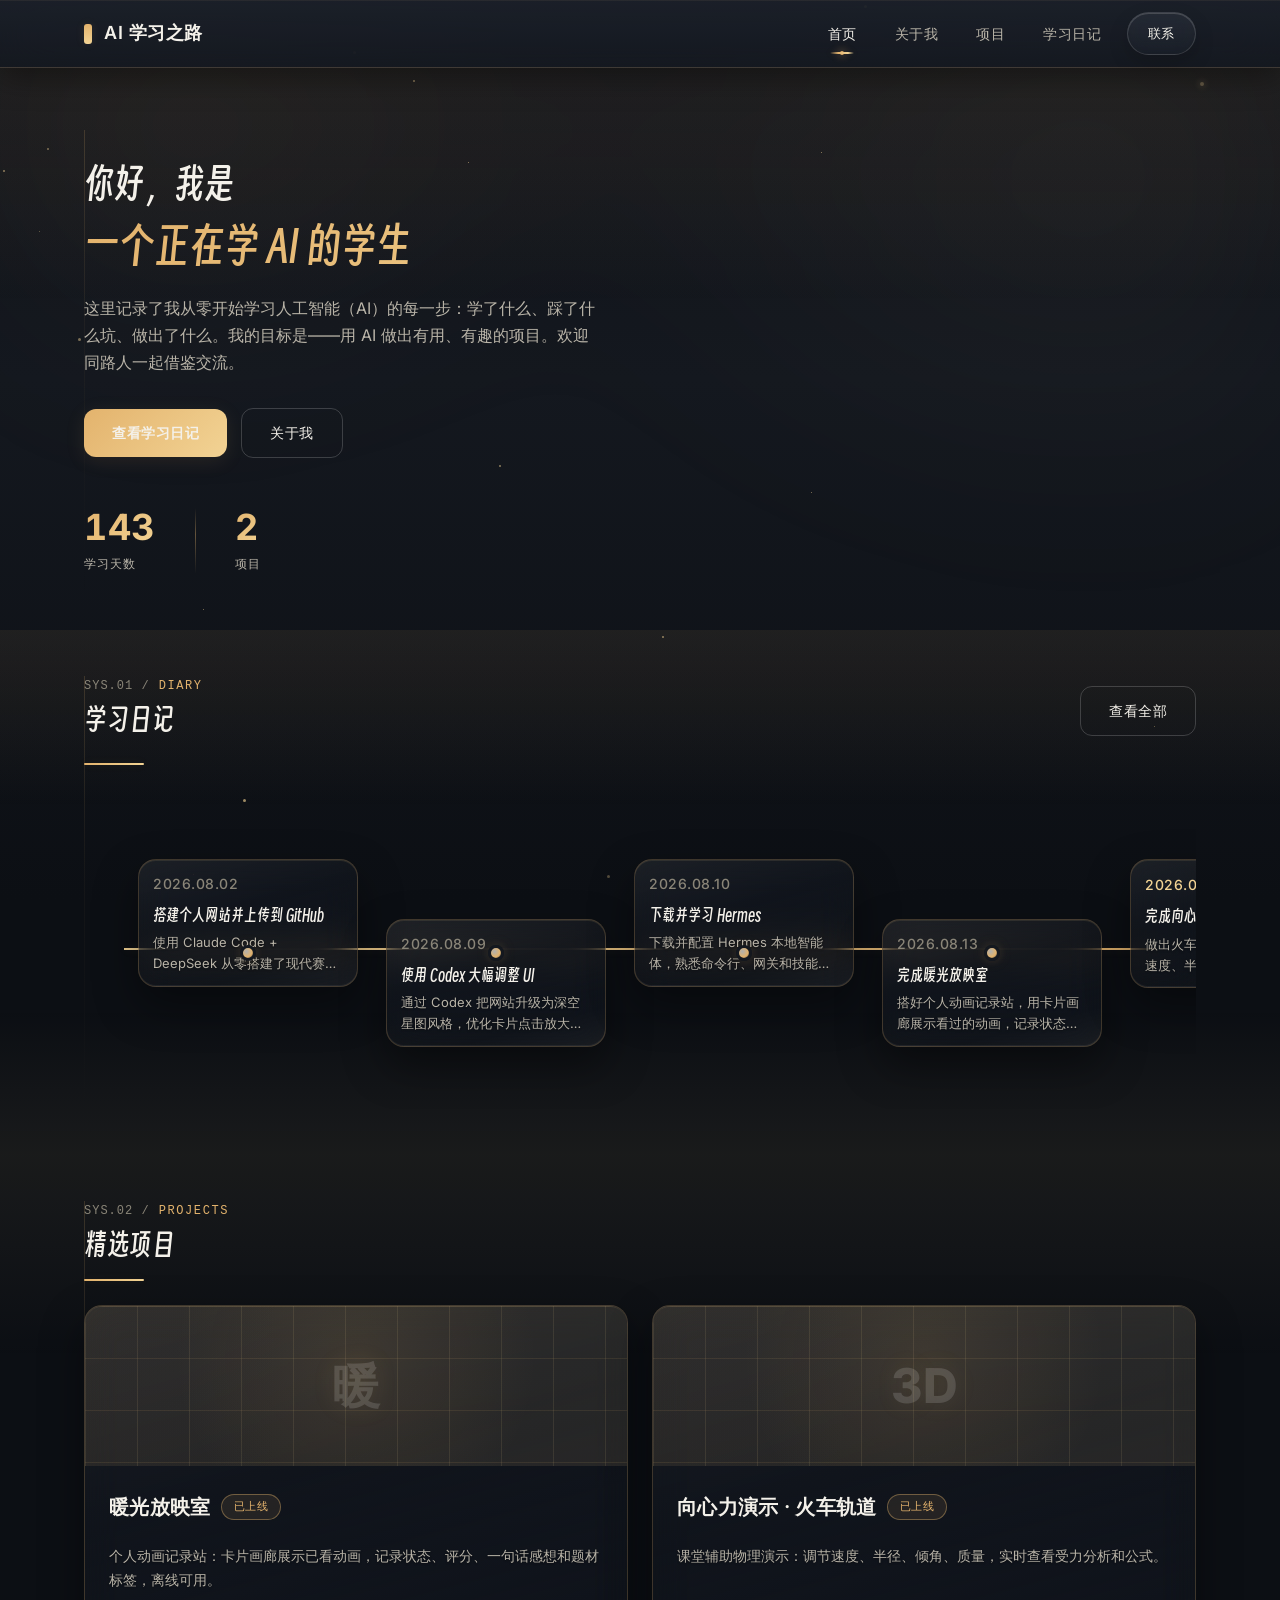
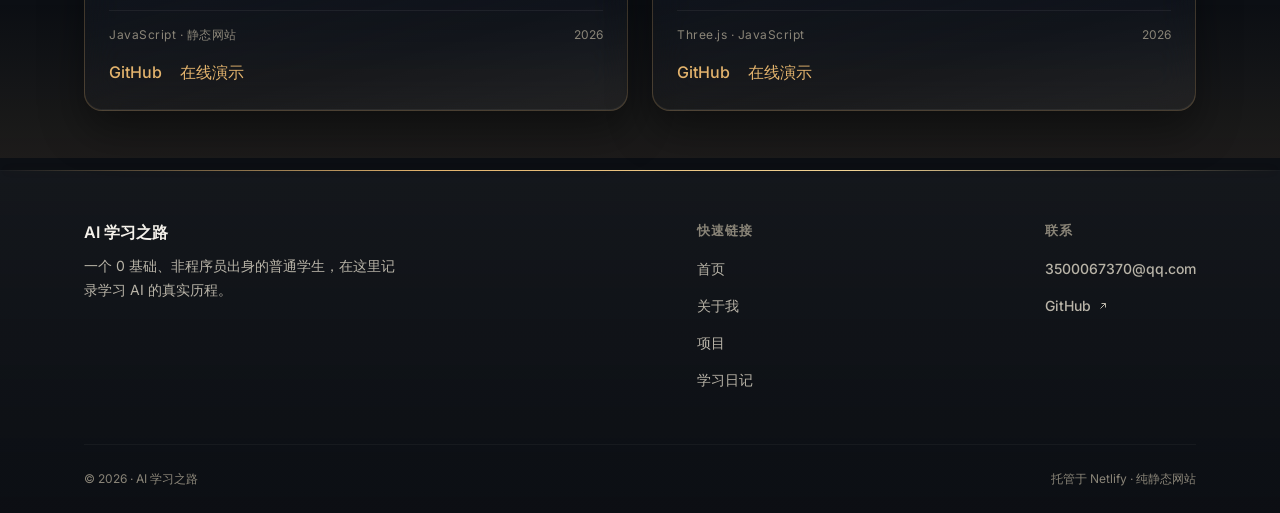
<file: index.html>
<!DOCTYPE html>
<html lang="zh-CN">
<head>
  <meta charset="UTF-8">
  <meta name="viewport" content="width=1200">
  <title>首页 | 我的 AI 学习之路</title>
  <link rel="icon" type="image/svg+xml" href="images/favicon.svg">
  <link rel="stylesheet" href="css/style.css">
</head>
<body class="page-index">

  <div class="ambient-glow"></div>
  <div id="particles"></div>

  <nav class="site-nav">
    <div class="nav-inner">
      <a class="nav-brand" href="index.html">AI 学习之路</a>
      <div class="nav-links">
        <a href="index.html" class="active">首页</a>
        <a href="about.html">关于我</a>
        <a href="projects.html">项目</a>
        <a href="diary.html">学习日记</a>
      </div>
      <a class="btn-glass nav-cta" href="mailto:3500067370@qq.com">联系</a>
    </div>
  </nav>

  <main class="page-main">

    <!-- Hero 区（现代仪表盘风格） -->
    <section class="zone zone-header">
      <div class="zone-inner">
        <div class="hero">
          <h1 class="hero-title">
            你好，我是
            <span class="line-2 text-gradient">一个正在学 AI 的学生</span>
          </h1>
          <p class="hero-sub">这里记录了我从零开始学习人工智能（AI）的每一步：学了什么、踩了什么坑、做出了什么。我的目标是——用 AI 做出有用、有趣的项目。欢迎同路人一起借鉴交流。</p>
          <div class="btn-row">
            <a class="btn-gradient magnetic" href="diary.html">查看学习日记</a>
            <a class="btn-outline" href="about.html">关于我</a>
          </div>
          <div class="hero-stats">
            <div class="stat-item">
              <div class="stat-num text-gradient" data-count="0" data-auto-days>0</div>
              <div class="stat-label">学习天数</div>
            </div>
            <div class="stat-item">
              <div class="stat-num text-gradient" data-count="2">0</div>
              <div class="stat-label">项目</div>
            </div>
          </div>
        </div>
      </div>
    </section>

    <!-- 学习日记概览（简版时间线） -->
    <section class="zone zone-band">
      <div class="zone-inner">
        <div class="section-row">
          <div class="section-head">
            <div class="section-kicker hud-kicker" data-label="DIARY">DIARY</div>
            <h2 class="section-title">学习日记</h2>
          </div>
          <a class="btn-outline" href="diary.html">查看全部</a>
        </div>
        <div class="divider-glow"></div>
        <div id="home-timeline"></div>
      </div>
    </section>

    <!-- 精选项目 -->
    <section class="zone zone-band-alt">
      <div class="zone-inner">
        <div class="section-head">
          <div class="section-kicker hud-kicker" data-label="PROJECTS">PROJECTS</div>
          <h2 class="section-title ">精选项目</h2>
        </div>
        <div class="divider-glow"></div>
        <div class="projects-grid">
          <div class="card glass-md project-card">
            <div class="project-cover"><span class="initial">暖</span></div>
            <div class="project-body">
              <h3>暖光放映室 <span class="badge badge-cyan">已上线</span></h3>
              <p>个人动画记录站：卡片画廊展示已看动画，记录状态、评分、一句话感想和题材标签，离线可用。</p>
              <div class="project-meta">
                <span class="tech">JavaScript · 静态网站</span>
                <span>2026</span>
              </div>
              <div class="project-links">
                <a class="text-link" href="https://github.com/moxiao954/anime-gallery" target="_blank" rel="noopener">GitHub</a>
                <a class="text-link" href="https://anime-gallery-991.netlify.app" target="_blank" rel="noopener">在线演示</a>
              </div>
            </div>
          </div>
          <div class="card glass-md project-card">
            <div class="project-cover"><span class="initial">3D</span></div>
            <div class="project-body">
              <h3>向心力演示 · 火车轨道 <span class="badge badge-green">已上线</span></h3>
              <p>课堂辅助物理演示：调节速度、半径、倾角、质量，实时查看受力分析和公式。</p>
              <div class="project-meta">
                <span class="tech">Three.js · JavaScript</span>
                <span>2026</span>
              </div>
              <div class="project-links">
                <a class="text-link" href="https://github.com/moxiao954/centripetal-force-demo" target="_blank" rel="noopener">GitHub</a>
                <a class="text-link" href="https://centripetal-force-demo.netlify.app" target="_blank" rel="noopener">在线演示</a>
              </div>
            </div>
          </div>
        </div>
      </div>
    </section>

  </main>

  <footer class="site-footer">
    <div class="footer-inner">
      <div class="footer-cols">
        <div class="footer-brand">
          <div class="footer-brand-name">AI 学习之路</div>
          <p>一个 0 基础、非程序员出身的普通学生，在这里记录学习 AI 的真实历程。</p>
        </div>
        <div class="footer-col">
          <h4>快速链接</h4>
          <ul>
            <li><a href="index.html">首页</a></li>
            <li><a href="about.html">关于我</a></li>
            <li><a href="projects.html">项目</a></li>
            <li><a href="diary.html">学习日记</a></li>
          </ul>
        </div>
        <div class="footer-col">
          <h4>联系</h4>
          <ul>
            <li><a href="mailto:3500067370@qq.com">3500067370@qq.com</a></li>
            <li><a class="has-arrow" href="https://github.com/moxiao954" target="_blank" rel="noopener">GitHub
              <svg viewBox="0 0 24 24"><path d="M7 17L17 7M9 7h8v8"/></svg>
            </a></li>
          </ul>
        </div>
      </div>
      <div class="footer-bottom">
        <span>© 2026 · AI 学习之路</span>
        <span class="host-note">托管于 Netlify · 纯静态网站</span>
      </div>
    </div>
  </footer>

  <script src="js/main.js"></script>
  <script>
    renderTimeline(document.getElementById("home-timeline"), {
      maxItems: 5,
      animated: false,
      compact: true
    });
  </script>
</body>
</html>
</file>
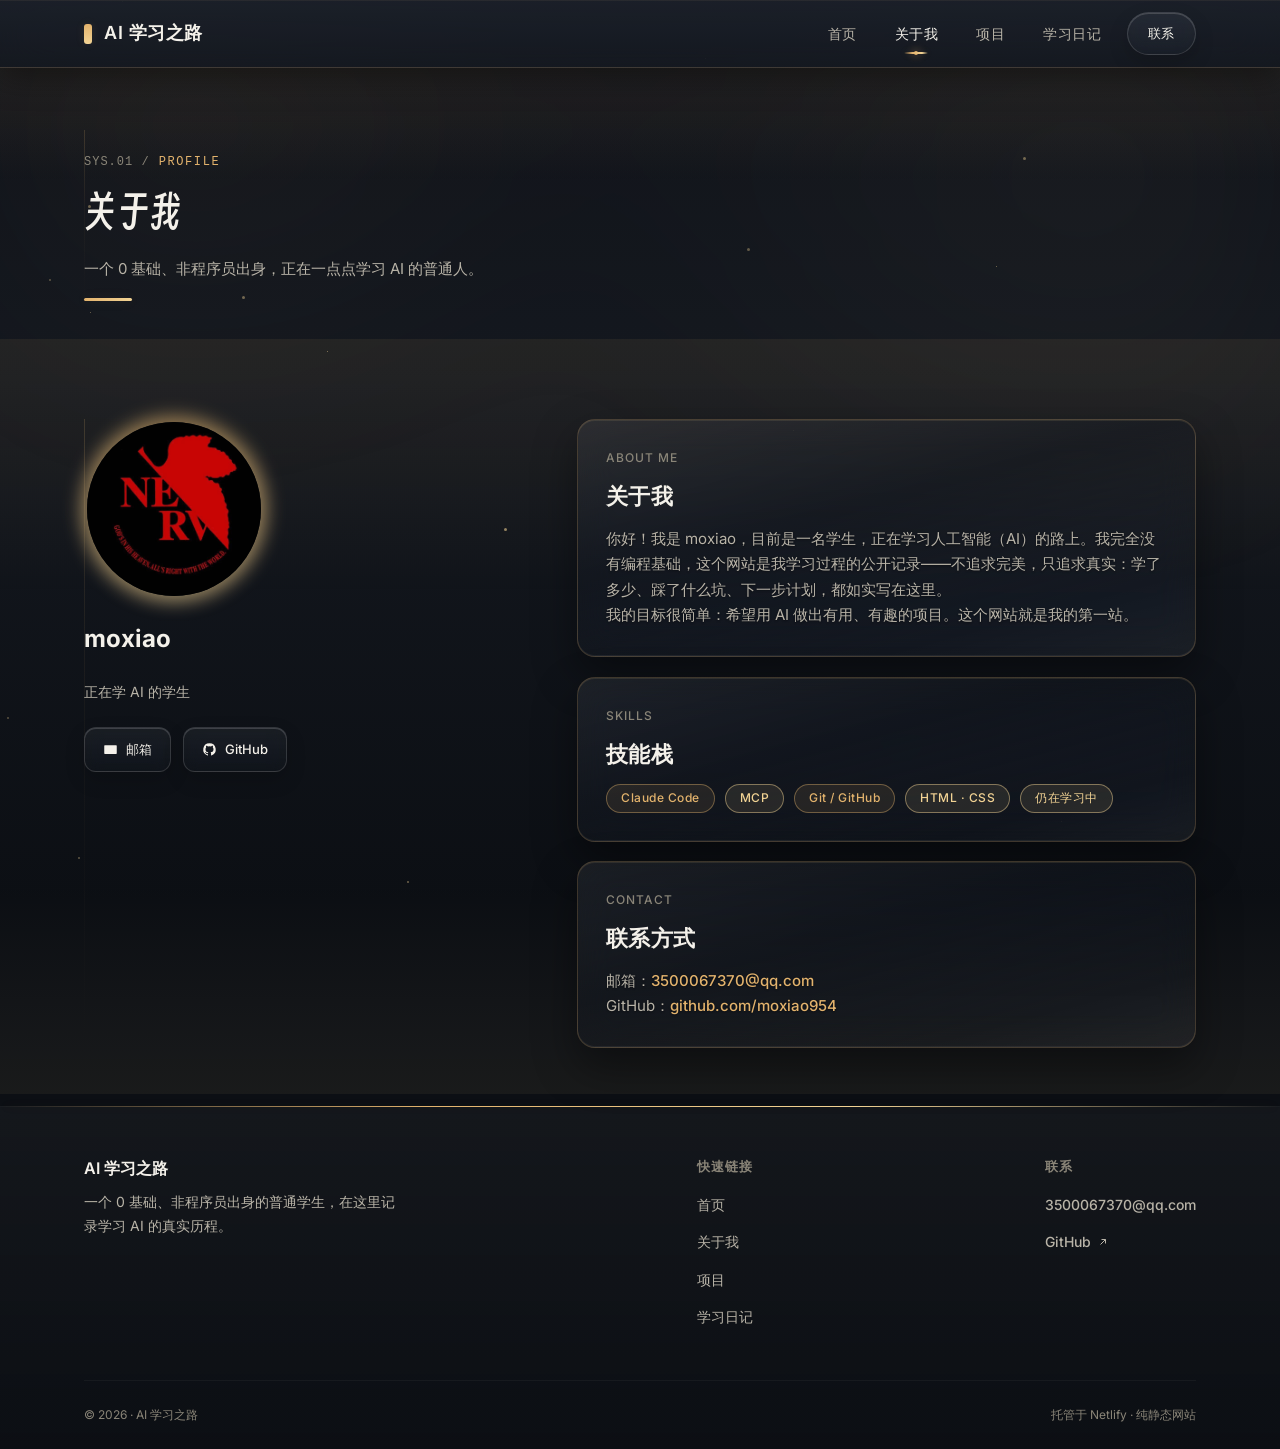
<file: about.html>
<!DOCTYPE html>
<html lang="zh-CN">
<head>
  <meta charset="UTF-8">
  <meta name="viewport" content="width=1200">
  <title>关于我 | 我的 AI 学习之路</title>
  <link rel="icon" type="image/svg+xml" href="images/favicon.svg">
  <link rel="stylesheet" href="css/style.css">
</head>
<body class="page-about">

  <div class="ambient-glow"></div>
  <div id="particles"></div>

  <nav class="site-nav">
    <div class="nav-inner">
      <a class="nav-brand" href="index.html">AI 学习之路</a>
      <div class="nav-links">
        <a href="index.html">首页</a>
        <a href="about.html" class="active">关于我</a>
        <a href="projects.html">项目</a>
        <a href="diary.html">学习日记</a>
      </div>
      <a class="btn-glass nav-cta" href="mailto:3500067370@qq.com">联系</a>
    </div>
  </nav>

  <main class="page-main">

    <!-- 页面头部 -->
    <section class="zone zone-header">
      <div class="zone-inner">
        <div class="page-header">
          <div class="page-kicker hud-kicker" data-label="PROFILE">PROFILE</div>
          <h1 class="page-title ">关于我</h1>
          <p>一个 0 基础、非程序员出身，正在一点点学习 AI 的普通人。</p>
        </div>
      </div>
    </section>

    <!-- 非对称双栏档案 -->
    <section class="zone zone-band">
      <div class="zone-inner">
        <div class="about-wrap">
          <div class="about-left">
            <div class="avatar">
              <img src="images/avatar.jpg" alt="我的头像" class="avatar-img">
            </div>
            <div class="about-name">moxiao</div>
            <div class="about-role">正在学 AI 的学生</div>
            <div class="about-socials">
              <a class="social-btn" href="mailto:3500067370@qq.com">
                <svg viewBox="0 0 24 24"><path d="M3 5h18a1 1 0 0 1 1 1v12a1 1 0 0 1-1 1H3a1 1 0 0 1-1-1V6a1 1 0 0 1 1-1zm18 0l-9 7L3 5"/></svg>
                邮箱
              </a>
              <a class="social-btn" href="https://github.com/moxiao954" target="_blank" rel="noopener">
                <svg viewBox="0 0 24 24"><path d="M12 2a10 10 0 0 0-3.16 19.49c.5.09.68-.22.68-.48v-1.7c-2.78.6-3.37-1.34-3.37-1.34-.45-1.16-1.11-1.47-1.11-1.47-.9-.62.07-.61.07-.61 1 .07 1.53 1.03 1.53 1.03.89 1.52 2.34 1.08 2.91.83.09-.65.35-1.09.63-1.34-2.22-.25-4.56-1.11-4.56-4.94 0-1.09.39-1.98 1.03-2.68-.1-.25-.45-1.27.1-2.64 0 0 .84-.27 2.75 1.02a9.58 9.58 0 0 1 5 0c1.91-1.3 2.75-1.02 2.75-1.02.55 1.37.2 2.39.1 2.64.64.7 1.03 1.59 1.03 2.68 0 3.84-2.34 4.68-4.57 4.93.36.31.68.92.68 1.85v2.74c0 .27.18.58.69.48A10 10 0 0 0 12 2z"/></svg>
                GitHub
              </a>
            </div>
          </div>

          <div class="about-right">
            <div class="card glass-md">
              <div class="card-tag">ABOUT ME</div>
              <h3>关于我</h3>
              <p>你好！我是 moxiao，目前是一名学生，正在学习人工智能（AI）的路上。我完全没有编程基础，这个网站是我学习过程的公开记录——不追求完美，只追求真实：学了多少、踩了什么坑、下一步计划，都如实写在这里。</p>
              <p>我的目标很简单：希望用 AI 做出有用、有趣的项目。这个网站就是我的第一站。</p>
            </div>

            <div class="card glass-md">
              <div class="card-tag">SKILLS</div>
              <h3>技能栈</h3>
              <div class="skill-cloud">
                <span class="badge badge-cyan">Claude Code</span>
                <span class="badge badge-purple">MCP</span>
                <span class="badge badge-cyan">Git / GitHub</span>
                <span class="badge badge-purple">HTML · CSS</span>
                <span class="badge badge-amber">仍在学习中</span>
              </div>
            </div>

            <div class="card glass-md">
              <div class="card-tag">CONTACT</div>
              <h3>联系方式</h3>
              <p>邮箱：<a class="text-link" href="mailto:3500067370@qq.com">3500067370@qq.com</a></p>
              <p>GitHub：<a class="text-link" href="https://github.com/moxiao954" target="_blank" rel="noopener">github.com/moxiao954</a></p>
            </div>
          </div>
        </div>
      </div>
    </section>

  </main>

  <footer class="site-footer">
    <div class="footer-inner">
      <div class="footer-cols">
        <div class="footer-brand">
          <div class="footer-brand-name">AI 学习之路</div>
          <p>一个 0 基础、非程序员出身的普通学生，在这里记录学习 AI 的真实历程。</p>
        </div>
        <div class="footer-col">
          <h4>快速链接</h4>
          <ul>
            <li><a href="index.html">首页</a></li>
            <li><a href="about.html">关于我</a></li>
            <li><a href="projects.html">项目</a></li>
            <li><a href="diary.html">学习日记</a></li>
          </ul>
        </div>
        <div class="footer-col">
          <h4>联系</h4>
          <ul>
            <li><a href="mailto:3500067370@qq.com">3500067370@qq.com</a></li>
            <li><a class="has-arrow" href="https://github.com/moxiao954" target="_blank" rel="noopener">GitHub
              <svg viewBox="0 0 24 24"><path d="M7 17L17 7M9 7h8v8"/></svg>
            </a></li>
          </ul>
        </div>
      </div>
      <div class="footer-bottom">
        <span>© 2026 · AI 学习之路</span>
        <span class="host-note">托管于 Netlify · 纯静态网站</span>
      </div>
    </div>
  </footer>

  <script src="js/main.js"></script>
</body>
</html>
</file>
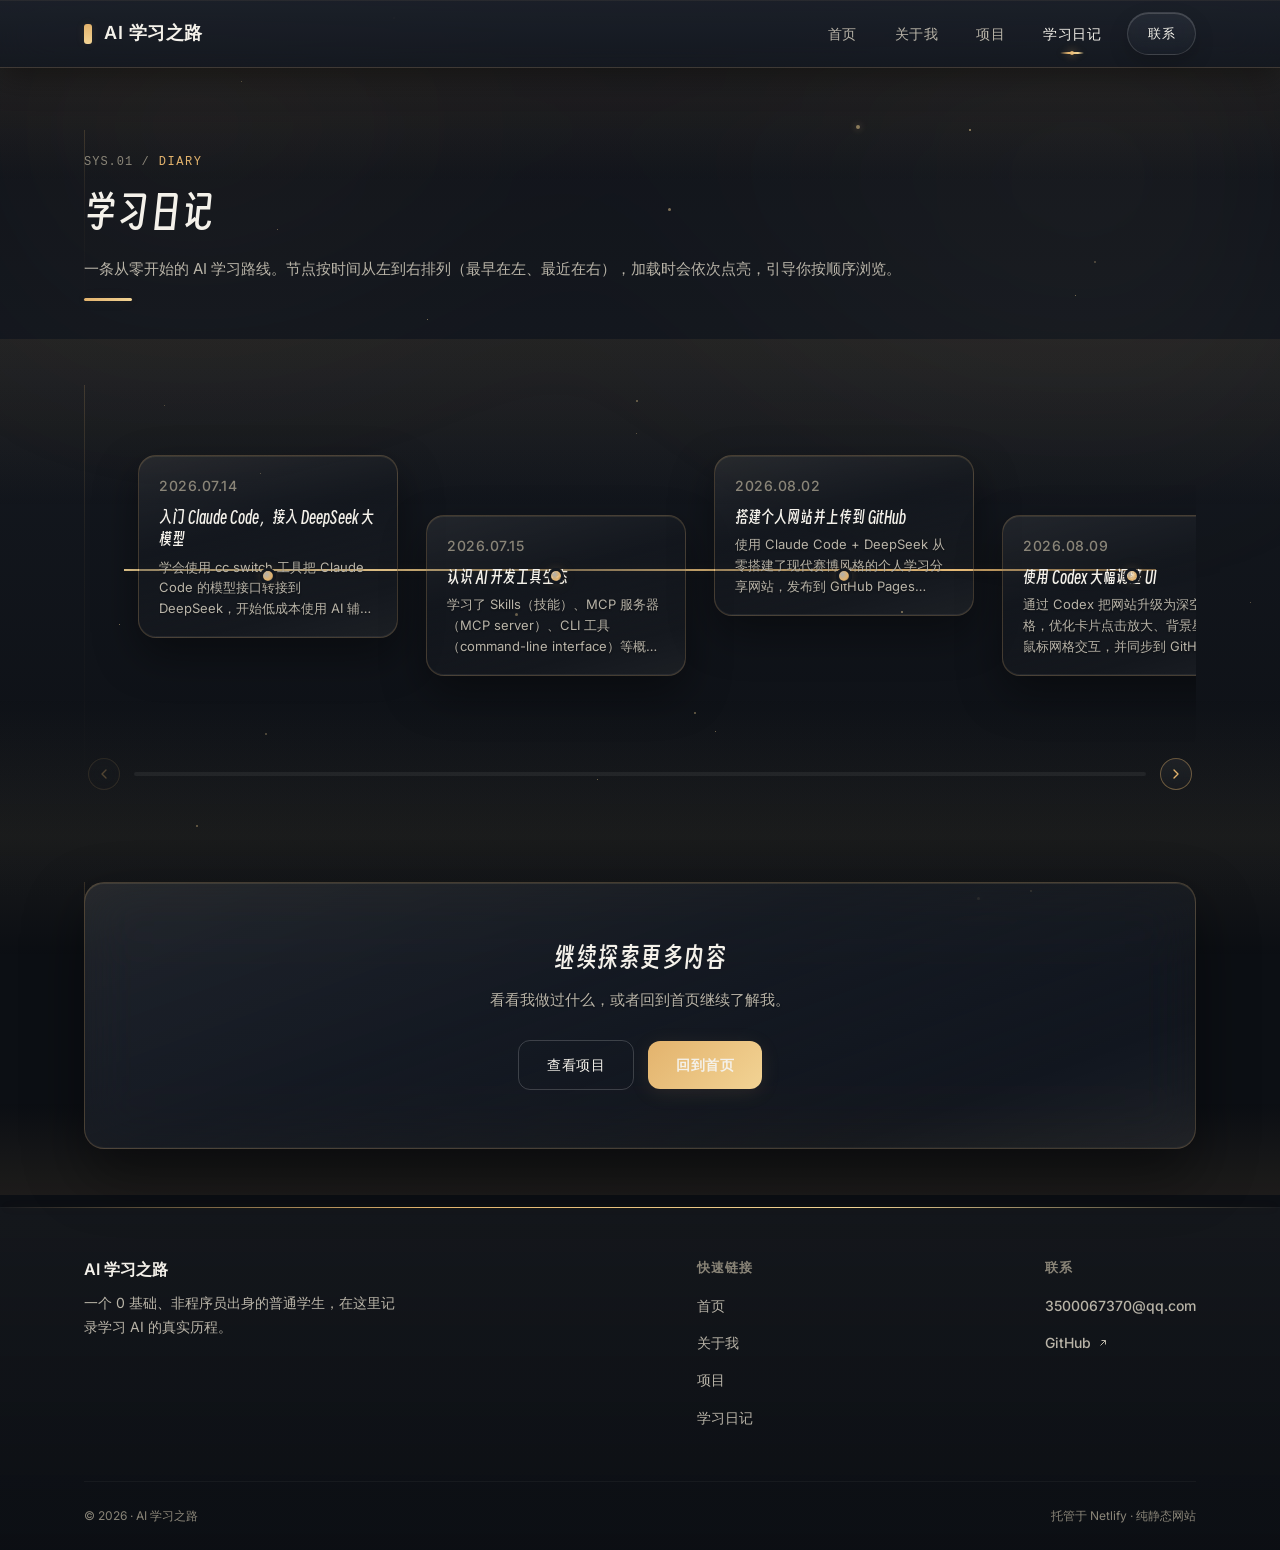
<file: diary.html>
<!DOCTYPE html>
<html lang="zh-CN">
<head>
  <meta charset="UTF-8">
  <meta name="viewport" content="width=1200">
  <title>学习日记 | 我的 AI 学习之路</title>
  <link rel="icon" type="image/svg+xml" href="images/favicon.svg">
  <link rel="stylesheet" href="css/style.css">
</head>
<body class="page-diary">

  <div class="ambient-glow"></div>
  <div id="particles"></div>

  <nav class="site-nav">
    <div class="nav-inner">
      <a class="nav-brand" href="index.html">AI 学习之路</a>
      <div class="nav-links">
        <a href="index.html">首页</a>
        <a href="about.html">关于我</a>
        <a href="projects.html">项目</a>
        <a href="diary.html" class="active">学习日记</a>
      </div>
      <a class="btn-glass nav-cta" href="mailto:3500067370@qq.com">联系</a>
    </div>
  </nav>

  <main class="page-main">

    <!-- 页面头部 -->
    <section class="zone zone-header">
      <div class="zone-inner">
        <div class="page-header">
          <div class="page-kicker hud-kicker" data-label="DIARY">DIARY</div>
          <h1 class="page-title ">学习日记</h1>
          <p>一条从零开始的 AI 学习路线。节点按时间从左到右排列（最早在左、最近在右），加载时会依次点亮，引导你按顺序浏览。</p>
        </div>
      </div>
    </section>

    <!-- 横向时间线：内容由 js/main.js 自动生成 -->
    <section class="zone zone-band">
      <div class="zone-inner">
        <div id="full-timeline"></div>
      </div>
    </section>

    <!-- CTA 区 -->
    <section class="zone zone-band-alt">
      <div class="zone-inner">
        <div class="cta-section glass-lg">
          <h2>继续探索更多内容</h2>
          <p>看看我做过什么，或者回到首页继续了解我。</p>
          <div class="btn-row">
            <a class="btn-outline" href="projects.html">查看项目</a>
            <a class="btn-gradient" href="index.html">回到首页</a>
          </div>
        </div>
      </div>
    </section>

  </main>

  <footer class="site-footer">
    <div class="footer-inner">
      <div class="footer-cols">
        <div class="footer-brand">
          <div class="footer-brand-name">AI 学习之路</div>
          <p>一个 0 基础、非程序员出身的普通学生，在这里记录学习 AI 的真实历程。</p>
        </div>
        <div class="footer-col">
          <h4>快速链接</h4>
          <ul>
            <li><a href="index.html">首页</a></li>
            <li><a href="about.html">关于我</a></li>
            <li><a href="projects.html">项目</a></li>
            <li><a href="diary.html">学习日记</a></li>
          </ul>
        </div>
        <div class="footer-col">
          <h4>联系</h4>
          <ul>
            <li><a href="mailto:3500067370@qq.com">3500067370@qq.com</a></li>
            <li><a class="has-arrow" href="https://github.com/moxiao954" target="_blank" rel="noopener">GitHub
              <svg viewBox="0 0 24 24"><path d="M7 17L17 7M9 7h8v8"/></svg>
            </a></li>
          </ul>
        </div>
      </div>
      <div class="footer-bottom">
        <span>© 2026 · AI 学习之路</span>
        <span class="host-note">托管于 Netlify · 纯静态网站</span>
      </div>
    </div>
  </footer>

  <script src="js/main.js"></script>
  <script>
    renderTimeline(document.getElementById("full-timeline"), {
      maxItems: 0,
      animated: true,
      controls: true
    });
  </script>
</body>
</html>
</file>
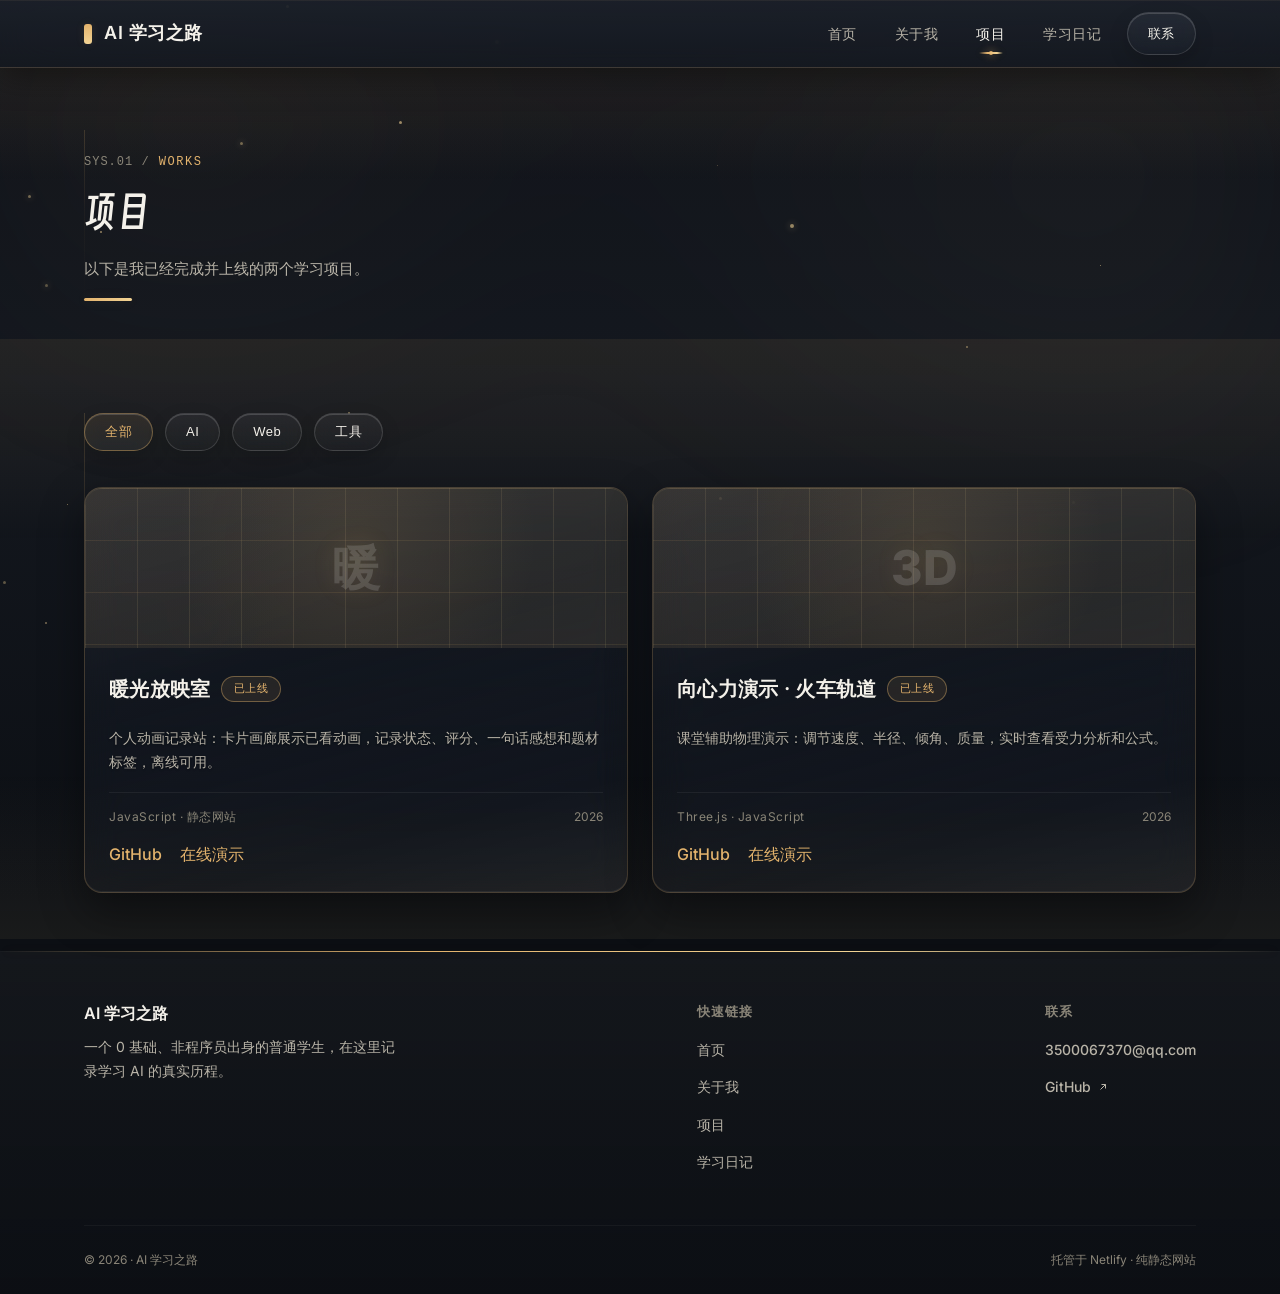
<file: projects.html>
<!DOCTYPE html>
<html lang="zh-CN">
<head>
  <meta charset="UTF-8">
  <meta name="viewport" content="width=1200">
  <title>项目作品集 | 我的 AI 学习之路</title>
  <link rel="icon" type="image/svg+xml" href="images/favicon.svg">
  <link rel="stylesheet" href="css/style.css">
</head>
<body class="page-projects">

  <div class="ambient-glow"></div>
  <div id="particles"></div>

  <nav class="site-nav">
    <div class="nav-inner">
      <a class="nav-brand" href="index.html">AI 学习之路</a>
      <div class="nav-links">
        <a href="index.html">首页</a>
        <a href="about.html">关于我</a>
        <a href="projects.html" class="active">项目</a>
        <a href="diary.html">学习日记</a>
      </div>
      <a class="btn-glass nav-cta" href="mailto:3500067370@qq.com">联系</a>
    </div>
  </nav>

  <main class="page-main">

    <!-- 页面头部 -->
    <section class="zone zone-header">
      <div class="zone-inner">
        <div class="page-header">
          <div class="page-kicker hud-kicker" data-label="WORKS">WORKS</div>
          <h1 class="page-title ">项目</h1>
          <p>以下是我已经完成并上线的两个学习项目。</p>
        </div>
      </div>
    </section>

    <!-- 筛选栏（视觉装饰，功能后续实装） -->
    <section class="zone zone-band">
      <div class="zone-inner">
        <div class="filter-bar">
          <button class="btn-glass filter-btn active" type="button">全部</button>
          <button class="btn-glass filter-btn" type="button">AI</button>
          <button class="btn-glass filter-btn" type="button">Web</button>
          <button class="btn-glass filter-btn" type="button">工具</button>
        </div>

        <!-- 项目卡片 -->
        <div class="projects-grid">
          <div class="card glass-md project-card">
            <div class="project-cover"><span class="initial">暖</span></div>
            <div class="project-body">
              <h3>暖光放映室 <span class="badge badge-cyan">已上线</span></h3>
              <p>个人动画记录站：卡片画廊展示已看动画，记录状态、评分、一句话感想和题材标签，离线可用。</p>
              <div class="project-meta">
                <span class="tech">JavaScript · 静态网站</span>
                <span>2026</span>
              </div>
              <div class="project-links">
                <a class="text-link" href="https://github.com/moxiao954/anime-gallery" target="_blank" rel="noopener">GitHub</a>
                <a class="text-link" href="https://anime-gallery-991.netlify.app" target="_blank" rel="noopener">在线演示</a>
              </div>
            </div>
          </div>
          <div class="card glass-md project-card">
            <div class="project-cover"><span class="initial">3D</span></div>
            <div class="project-body">
              <h3>向心力演示 · 火车轨道 <span class="badge badge-green">已上线</span></h3>
              <p>课堂辅助物理演示：调节速度、半径、倾角、质量，实时查看受力分析和公式。</p>
              <div class="project-meta">
                <span class="tech">Three.js · JavaScript</span>
                <span>2026</span>
              </div>
              <div class="project-links">
                <a class="text-link" href="https://github.com/moxiao954/centripetal-force-demo" target="_blank" rel="noopener">GitHub</a>
                <a class="text-link" href="https://centripetal-force-demo.netlify.app" target="_blank" rel="noopener">在线演示</a>
              </div>
            </div>
          </div>
        </div>
      </div>
    </section>

  </main>

  <footer class="site-footer">
    <div class="footer-inner">
      <div class="footer-cols">
        <div class="footer-brand">
          <div class="footer-brand-name">AI 学习之路</div>
          <p>一个 0 基础、非程序员出身的普通学生，在这里记录学习 AI 的真实历程。</p>
        </div>
        <div class="footer-col">
          <h4>快速链接</h4>
          <ul>
            <li><a href="index.html">首页</a></li>
            <li><a href="about.html">关于我</a></li>
            <li><a href="projects.html">项目</a></li>
            <li><a href="diary.html">学习日记</a></li>
          </ul>
        </div>
        <div class="footer-col">
          <h4>联系</h4>
          <ul>
            <li><a href="mailto:3500067370@qq.com">3500067370@qq.com</a></li>
            <li><a class="has-arrow" href="https://github.com/moxiao954" target="_blank" rel="noopener">GitHub
              <svg viewBox="0 0 24 24"><path d="M7 17L17 7M9 7h8v8"/></svg>
            </a></li>
          </ul>
        </div>
      </div>
      <div class="footer-bottom">
        <span>© 2026 · AI 学习之路</span>
        <span class="host-note">托管于 Netlify · 纯静态网站</span>
      </div>
    </div>
  </footer>

  <script src="js/main.js"></script>
</body>
</html>
</file>
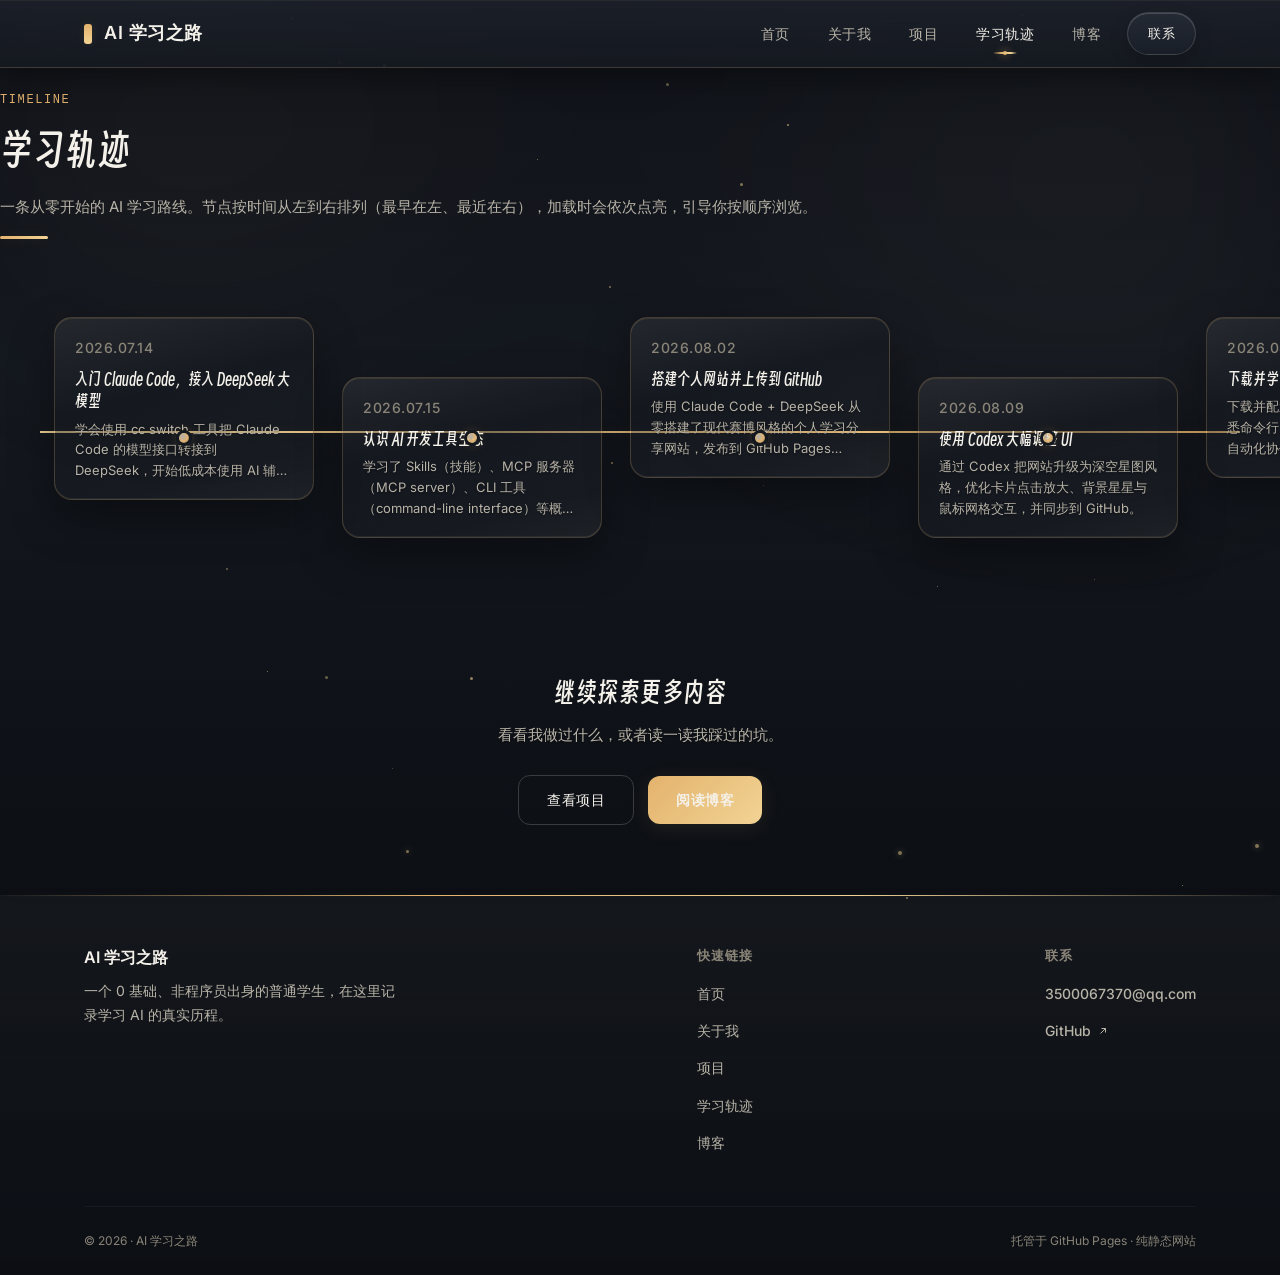
<file: trajectory.html>
<!DOCTYPE html>
<html lang="zh-CN">
<head>
  <meta charset="UTF-8">
  <meta name="viewport" content="width=1200">
  <title>学习轨迹 | 我的 AI 学习之路</title>
  <link rel="icon" type="image/svg+xml" href="images/favicon.svg">
  <link rel="stylesheet" href="css/style.css">
</head>
<body>

  <div class="ambient-glow"></div>
  <div id="particles"></div>

  <nav class="site-nav">
    <div class="nav-inner">
      <a class="nav-brand" href="index.html">AI 学习之路</a>
      <div class="nav-links">
        <a href="index.html">首页</a>
        <a href="about.html">关于我</a>
        <a href="projects.html">项目</a>
        <a href="trajectory.html" class="active">学习轨迹</a>
        <a href="blog.html">博客</a>
      </div>
      <a class="btn-glass nav-cta" href="mailto:3500067370@qq.com">联系</a>
    </div>
  </nav>

  <main class="page-main">

    <!-- 页面头部 -->
    <section class="page-header">
      <div class="page-kicker">TIMELINE</div>
      <h1 class="page-title">学习轨迹</h1>
      <p>一条从零开始的 AI 学习路线。节点按时间从左到右排列（最早在左、最近在右），加载时会依次点亮，引导你按顺序浏览。</p>
    </section>

    <!-- 横向时间线：内容由 js/main.js 自动生成 -->
    <section>
      <div id="full-timeline"></div>
    </section>

    <!-- CTA 区 -->
    <section class="cta-section">
      <h2>继续探索更多内容</h2>
      <p>看看我做过什么，或者读一读我踩过的坑。</p>
      <div class="btn-row">
        <a class="btn-outline" href="projects.html">查看项目</a>
        <a class="btn-gradient" href="blog.html">阅读博客</a>
      </div>
    </section>

  </main>

  <footer class="site-footer">
    <div class="footer-inner">
      <div class="footer-cols">
        <div class="footer-brand">
          <div class="footer-brand-name">AI 学习之路</div>
          <p>一个 0 基础、非程序员出身的普通学生，在这里记录学习 AI 的真实历程。</p>
        </div>
        <div class="footer-col">
          <h4>快速链接</h4>
          <ul>
            <li><a href="index.html">首页</a></li>
            <li><a href="about.html">关于我</a></li>
            <li><a href="projects.html">项目</a></li>
            <li><a href="trajectory.html">学习轨迹</a></li>
            <li><a href="blog.html">博客</a></li>
          </ul>
        </div>
        <div class="footer-col">
          <h4>联系</h4>
          <ul>
            <li><a href="mailto:3500067370@qq.com">3500067370@qq.com</a></li>
            <li><a class="has-arrow" href="https://github.com/moxiao954" target="_blank" rel="noopener">GitHub
              <svg viewBox="0 0 24 24"><path d="M7 17L17 7M9 7h8v8"/></svg>
            </a></li>
          </ul>
        </div>
      </div>
      <div class="footer-bottom">
        <span>© 2026 · AI 学习之路</span>
        <span class="host-note">托管于 GitHub Pages · 纯静态网站</span>
      </div>
    </div>
  </footer>

  <script src="js/main.js"></script>
  <script>
    renderTimeline(document.getElementById("full-timeline"), {
      maxItems: 0,
      animated: true
    });
  </script>
</body>
</html>
</file>
<file: css/style.css>
/* ============================================================
   个人 AI 学习分享网站 · 全局样式（深色底 + 暖色单高光 + 纵向骨架）
   需求来源：docs/UI视觉升级需求文档.md v2.0
   说明：设计令牌集中在 :root，全站统一使用同一套暖金强调色
   ============================================================ */

@font-face {
  font-family: 'Inter';
  font-style: normal;
  font-weight: 100 900;
  font-display: swap;
  src: url('../fonts/Inter-latin-variable.woff2') format('woff2');
}

@font-face {
  font-family: 'Smiley Sans Oblique';
  font-style: normal;
  font-weight: 400;
  font-display: swap;
  src: url('../fonts/SmileySans-Oblique.ttf.woff2') format('woff2');
}

:root {
  /* ---- 中性底色（60% 舞台） ---- */
  --bg-deep: #0C0F14;       /* 页面主舞台 */
  --bg-surface: #161A21;    /* 玻璃与内容表面 */
  --bg-raised: #1D222B;     /* 导航、弹层等更高层级 */
  --bg-start: #0E1118;
  --bg-end: #14181F;

  /* ---- 文字 ---- */
  --text-main: #F4F1EA;        /* 暖白，主文字 */
  --text-secondary: #B9B4A8;   /* 次级文字 */
  --text-tertiary: #8A8578;    /* 弱化文字 */

  /* ---- 统一暖金高光（10% 强调） ---- */
  --accent-1: #E3B36D;                 /* 主高光：暖金 */
  --accent-2: #F2D394;                 /* 亮高光 */
  --accent-1-soft: rgba(227, 179, 109, 0.10);
  --accent-2-soft: rgba(242, 211, 148, 0.10);
  --accent-1-border: rgba(227, 179, 109, 0.40);
  --accent-2-border: rgba(242, 211, 148, 0.46);
  --accent-zone-a: rgba(227, 179, 109, 0.08);   /* 区块背景暖金 8% */
  --accent-zone-b: rgba(242, 211, 148, 0.06);   /* 区块背景暖金 6% */

  /* ---- 圆角 ---- */
  --radius-sm: 8px;
  --radius-md: 12px;
  --radius-lg: 18px;
  --radius-xl: 20px;

  /* ---- 过渡 ---- */
  --transition-fast: 0.2s cubic-bezier(0.4, 0, 0.2, 1);
  --transition-base: 0.4s cubic-bezier(0.4, 0, 0.2, 1);
  --transition-spring: 0.5s cubic-bezier(0.34, 1.56, 0.64, 1);
  --ease-out-expo: cubic-bezier(0.22, 1, 0.36, 1);   /* 弹层统一缓动 */

  /* ---- 玻璃表面（半透明深色底 + 暖色细边框） ---- */
  --glass-sm-bg: linear-gradient(180deg, rgba(255, 255, 255, 0.05), rgba(255, 255, 255, 0.015));
  --glass-md-bg: linear-gradient(165deg, rgba(255, 255, 255, 0.07) 0%, rgba(22, 26, 33, 0.5) 40%, rgba(255, 255, 255, 0.02) 78%, rgba(255, 255, 255, 0.05) 100%);
  --glass-lg-bg: linear-gradient(160deg, rgba(255, 255, 255, 0.09) 0%, rgba(29, 34, 43, 0.55) 42%, rgba(255, 255, 255, 0.03) 80%, rgba(255, 255, 255, 0.07) 100%);
  --glass-border: rgba(227, 179, 109, 0.22);
  --glass-highlight: rgba(242, 211, 148, 0.10);
  --glass-shadow: 0 18px 44px rgba(0, 0, 0, 0.4), inset 0 -1px 0 rgba(255, 255, 255, 0.03);
}

* { margin: 0; padding: 0; box-sizing: border-box; }

html { min-width: 1200px; }

body {
  counter-reset: hud;
  font-family: 'Inter', 'Microsoft YaHei', 'PingFang SC', system-ui, sans-serif;
  color: var(--text-main);
  background-color: var(--bg-deep);
  background-image:
    linear-gradient(180deg, var(--bg-start) 0%, var(--bg-end) 42%, var(--bg-deep) 100%),
    radial-gradient(circle at 18% 24%, rgba(242, 211, 148, 0.07) 0.8px, transparent 1.2px),
    radial-gradient(circle at 72% 58%, rgba(242, 211, 148, 0.05) 1px, transparent 1.4px),
    radial-gradient(circle at 36% 82%, rgba(242, 211, 148, 0.06) 0.8px, transparent 1.2px);
  background-size:
    100% 100%,
    220px 220px,
    300px 300px,
    260px 260px;
  background-position: 0 0, 0 0, 0 0, 0 0;
  background-attachment: fixed;
  min-height: 100vh;
  line-height: 1.7;
  overflow-x: hidden;
}
body.no-scroll { overflow: hidden; }

/* ============================================================
   背景系统：2 个低透明度柔光 + 稀疏粒子
   ============================================================ */
.ambient-glow {
  position: fixed;
  inset: 0;
  z-index: 0;
  pointer-events: none;
  background:
    radial-gradient(ellipse 720px 520px at 14% 8%, rgba(227, 179, 109, 0.05), transparent 70%),
    radial-gradient(ellipse 840px 560px at 86% 18%, rgba(242, 211, 148, 0.045), transparent 70%);
  filter: blur(90px);
  animation: ambient-drift 30s ease-in-out infinite alternate;
}
@keyframes ambient-drift {
  0%   { transform: translate(0, 0) scale(1); }
  50%  { transform: translate(1.5%, -1.5%) scale(1.04); }
  100% { transform: translate(-1.5%, 1.5%) scale(1); }
}

/* 粒子系统（由 js/main.js 生成） */
#particles {
  position: fixed;
  inset: 0;
  z-index: 1;
  pointer-events: none;
  overflow: hidden;
}
.particle {
  position: absolute;
  border-radius: 50%;
  opacity: 0.45;
  will-change: transform, opacity;
}
.particle-bright {
  box-shadow: 0 0 7px rgba(242, 211, 148, 0.45), 0 0 14px rgba(242, 211, 148, 0.18);
}
@keyframes particle-twinkle {
  0%, 100% {
    opacity: 0.25;
    box-shadow: 0 0 2px rgba(242, 211, 148, 0.08);
  }
  50% {
    opacity: 0.85;
    box-shadow: 0 0 7px rgba(242, 211, 148, 0.5), 0 0 14px rgba(242, 211, 148, 0.18);
  }
}
@keyframes particle-float {
  0%   { transform: translate3d(var(--push-x, 0px), calc(var(--push-y, 0px) + 0vh), 0); }
  25%  { transform: translate3d(calc(var(--push-x, 0px) + 18px), calc(var(--push-y, 0px) - 26vh), 0); }
  50%  { transform: translate3d(calc(var(--push-x, 0px) - 14px), calc(var(--push-y, 0px) - 52vh), 0); }
  75%  { transform: translate3d(calc(var(--push-x, 0px) + 20px), calc(var(--push-y, 0px) - 78vh), 0); }
  100% { transform: translate3d(var(--push-x, 0px), calc(var(--push-y, 0px) - 104vh), 0); }
}

/* ============================================================
   磁性按钮
   ============================================================ */
.magnetic {
  transform: translate3d(var(--mx, 0px), calc(var(--my, 0px) + var(--lift, 0px)), 0);
  transition: transform var(--transition-fast), box-shadow var(--transition-fast);
  will-change: transform;
}
.magnetic:hover { --lift: -2px; }

/* ============================================================
   层叠约定：内容 z-index:2，导航 z-index:100，弹层 200
   ============================================================ */
.page-main, .site-footer { position: relative; z-index: 2; }

/* ============================================================
   三级玻璃材质：blur + tint + 暖色细边框 + 顶部内高光
   glass-sm：角标、筛选按钮、小胶囊（blur 8px）
   glass-md：卡片、时间线卡片（blur 18px）
   glass-lg：导航、CTA 面板、放大弹层（blur 26px）
   ============================================================ */
.glass-sm,
.glass-md,
.glass-lg {
  position: relative;
  border: 1px solid var(--glass-border);
}
.glass-sm {
  background: var(--glass-sm-bg);
  backdrop-filter: blur(8px) saturate(1.3);
  -webkit-backdrop-filter: blur(8px) saturate(1.3);
  box-shadow: inset 0 1px 0 rgba(242, 211, 148, 0.08), 0 8px 22px rgba(0, 0, 0, 0.25);
}
.glass-md {
  background: var(--glass-md-bg);
  backdrop-filter: blur(18px) saturate(1.5);
  -webkit-backdrop-filter: blur(18px) saturate(1.5);
  box-shadow: inset 0 1px 0 rgba(242, 211, 148, 0.10), inset 0 -1px 0 rgba(255, 255, 255, 0.03), var(--glass-shadow);
}
.glass-lg {
  background: var(--glass-lg-bg);
  backdrop-filter: blur(26px) saturate(1.7);
  -webkit-backdrop-filter: blur(26px) saturate(1.7);
  box-shadow: inset 0 1px 0 rgba(242, 211, 148, 0.12), inset 0 -1px 0 rgba(255, 255, 255, 0.04), 0 24px 60px rgba(0, 0, 0, 0.45);
}

/* 卡片光标高光：低透明度暖色，--gx / --gy 由 js/main.js 维护（5%-8%） */
.glass-md::after,
.glass-lg::after {
  content: "";
  position: absolute;
  inset: 0;
  border-radius: inherit;
  background: radial-gradient(200px circle at var(--gx, 50%) var(--gy, 50%), rgba(242, 211, 148, 0.07), transparent 68%);
  opacity: 0;
  transition: opacity 0.3s ease;
  pointer-events: none;
}
.glass-md:hover::after,
.glass-lg:hover::after { opacity: 1; }

/* ============================================================
   [导航栏] .site-nav
   ============================================================ */
.site-nav {
  position: fixed;
  top: 0; left: 0; right: 0;
  z-index: 100;
  height: 68px;
  background: linear-gradient(180deg, rgba(29, 34, 43, 0.85), rgba(22, 26, 33, 0.78));
  backdrop-filter: blur(26px) saturate(1.7);
  -webkit-backdrop-filter: blur(26px) saturate(1.7);
  border-bottom: 1px solid rgba(227, 179, 109, 0.18);
  box-shadow: 0 8px 32px rgba(0, 0, 0, 0.4), inset 0 1px 0 rgba(242, 211, 148, 0.06);
  transition: background 0.3s ease, box-shadow 0.3s ease;
}
.site-nav.is-scrolled {
  background: linear-gradient(180deg, rgba(22, 26, 33, 0.96), rgba(12, 15, 20, 0.94));
  box-shadow: 0 10px 36px rgba(0, 0, 0, 0.5), inset 0 1px 0 rgba(242, 211, 148, 0.06), 0 0 18px var(--accent-1-soft);
}
.nav-inner {
  max-width: 1160px;
  margin: 0 auto;
  height: 100%;
  display: flex;
  align-items: center;
  padding: 0 24px;
  gap: 24px;
}
.nav-brand {
  display: inline-flex;
  align-items: center;
  gap: 12px;
  color: var(--text-main);
  font-size: 18px;
  font-weight: 600;
  text-decoration: none;
  letter-spacing: 0.5px;
  white-space: nowrap;
}
.nav-brand::before {
  content: "";
  width: 8px;
  height: 20px;
  border-radius: 3px;
  background: linear-gradient(180deg, var(--accent-1), var(--accent-2));
  box-shadow: 0 0 10px var(--accent-1-soft);
  transition: height var(--transition-fast), box-shadow var(--transition-fast);
}
.nav-brand:hover::before {
  height: 24px;
  box-shadow: 0 0 14px var(--accent-1-soft), 0 0 22px var(--accent-2-soft);
}
.nav-links {
  margin-left: auto;
  display: flex;
  align-items: center;
  gap: 34px;
}
.nav-links a {
  position: relative;
  color: var(--text-secondary);
  text-decoration: none;
  font-size: 14px;
  font-weight: 500;
  letter-spacing: 0.5px;
  padding: 6px 2px;
  transition: color var(--transition-fast), transform var(--transition-fast);
}
.nav-links a::before {
  content: "";
  position: absolute;
  left: 50%;
  bottom: -4px;
  transform: translateX(-50%);
  width: 4px;
  height: 4px;
  border-radius: 50%;
  background: var(--accent-1);
  box-shadow: 0 0 8px var(--accent-1);
  opacity: 0;
  transition: opacity var(--transition-fast);
}
.nav-links a::after {
  content: "";
  position: absolute;
  left: 50%;
  bottom: -3px;
  transform: translateX(-50%);
  width: 24px;
  height: 2px;
  border-radius: 999px;
  background: linear-gradient(90deg, transparent, var(--accent-1) 35%, var(--accent-2) 75%, transparent);
  box-shadow: 0 0 10px var(--accent-1-soft);
  opacity: 0;
  transition: opacity var(--transition-fast);
}
.nav-links a:hover { color: var(--text-main); transform: translateY(-1px); }
.nav-links a:hover::before { opacity: 0.65; }
.nav-links a:hover::after { opacity: 0.75; }
.nav-links a.active { color: var(--text-main); }
.nav-links a.active::before { opacity: 1; }
.nav-links a.active::after { opacity: 1; }

.nav-cta { flex-shrink: 0; }

/* ============================================================
   [玻璃按钮] .btn-glass
   ============================================================ */
.btn-glass {
  display: inline-block;
  padding: 9px 20px;
  border-radius: 999px;
  background: var(--glass-sm-bg);
  backdrop-filter: blur(8px) saturate(1.3);
  -webkit-backdrop-filter: blur(8px) saturate(1.3);
  border: 1px solid rgba(255, 255, 255, 0.14);
  color: var(--text-main);
  font-size: 13px;
  font-weight: 500;
  text-decoration: none;
  letter-spacing: 0.5px;
  cursor: pointer;
  box-shadow: inset 0 1px 0 rgba(255, 255, 255, 0.16), 0 8px 20px rgba(0, 0, 0, 0.16);
  transition: background var(--transition-fast), border-color var(--transition-fast), box-shadow var(--transition-fast), transform var(--transition-fast);
}
.btn-glass:hover {
  background: linear-gradient(180deg, rgba(255, 255, 255, 0.16), rgba(255, 255, 255, 0.06));
  border-color: var(--accent-1-border);
  box-shadow: inset 0 1px 0 rgba(255, 255, 255, 0.2), 0 0 18px var(--accent-1-soft);
  transform: translateY(-1px);
}

/* ============================================================
   [主内容] .page-main / .zone（纵向骨架）
   ============================================================ */
.page-main {
  padding: 68px 0 0;
}

.zone {
  position: relative;
  padding: 46px 0;   /* 区块之间 92px 中性深色空档 */
}
/* 纵向骨架线：位于内容列左缘，与 HUD 标签对齐，形成连续视觉引导 */
.zone-inner {
  position: relative;
  max-width: 1160px;
  margin: 0 auto;
  padding: 0 24px;
}
.zone-inner::before {
  content: "";
  position: absolute;
  top: 0;
  bottom: 0;
  left: 24px;
  width: 1px;
  background: linear-gradient(180deg, var(--accent-1-border), var(--accent-1-soft) 45%, transparent 100%);
  opacity: 0.45;
  pointer-events: none;
}

.zone-header {
  padding: 62px 0 30px;
  background: linear-gradient(180deg, var(--accent-zone-a), transparent 42%);
}
.zone-band {
  background:
    linear-gradient(180deg, var(--accent-zone-a), transparent 34%),
    linear-gradient(0deg, var(--accent-zone-b), transparent 28%);
}
.zone-band-alt {
  background:
    linear-gradient(180deg, var(--accent-zone-b), transparent 34%),
    linear-gradient(0deg, var(--accent-zone-a), transparent 26%);
}

/* 页面进入动画：由 JS 给 .page-main 添加 .loaded */
.page-main > * {
  opacity: 0;
  transform: translateY(18px);
  transition: opacity 0.6s ease-out, transform 0.6s ease-out;
}
.page-main.loaded > * {
  opacity: 1;
  transform: translateY(0);
}
.page-main.loaded > *:nth-child(1) { transition-delay: 0.1s; }
.page-main.loaded > *:nth-child(2) { transition-delay: 0.2s; }
.page-main.loaded > *:nth-child(3) { transition-delay: 0.3s; }
.page-main.loaded > *:nth-child(4) { transition-delay: 0.4s; }
.page-main.loaded > *:nth-child(5) { transition-delay: 0.5s; }
.page-main.loaded > *:nth-child(6) { transition-delay: 0.6s; }

/* ============================================================
   [页面头部] .page-header / HUD 标签
   ============================================================ */
.page-header {
  padding: 22px 0 8px;
  max-width: 860px;
}
.page-kicker,
.section-kicker {
  font-family: ui-monospace, 'Cascadia Mono', Consolas, monospace;
  font-size: 12px;
  font-weight: 500;
  letter-spacing: 1.6px;
  text-transform: uppercase;
  color: var(--accent-1);
  display: flex;
  align-items: center;
  gap: 9px;
  margin-bottom: 14px;
}
.hud-kicker::before {
  counter-increment: hud;
  content: "SYS." counter(hud, decimal-leading-zero) " / ";
  color: var(--text-tertiary);
  letter-spacing: 1px;
}
.page-kicker::before { margin: 0; flex-shrink: 0; }
.page-title {
  font-size: 40px;
  font-weight: 400;
  line-height: 1.3;
  letter-spacing: 0.5px;
}
.page-title .text-gradient { font-weight: 400; }
.page-header::after {
  content: "";
  display: block;
  width: 48px;
  height: 3px;
  border-radius: 2px;
  margin-top: 16px;
  background: linear-gradient(90deg, var(--accent-1), var(--accent-2));
  box-shadow: 0 0 12px var(--accent-1-soft);
}
.page-header p {
  margin-top: 18px;
  font-size: 15px;
  color: var(--text-secondary);
  line-height: 1.7;
}

/* ============================================================
   [标题高亮] .text-gradient（稳定渐变，无随机刷字）
   ============================================================ */
.text-gradient {
  background: linear-gradient(135deg, var(--accent-1), var(--accent-2));
  -webkit-background-clip: text;
  background-clip: text;
  -webkit-text-fill-color: transparent;
  color: transparent;
}

/* 关键标题使用本地得意黑（Smiley Sans Oblique），正文保持 Inter */
.hero-title,
.page-title,
.section-title,
.cta-section h2,
.tl-title {
  font-family: 'Smiley Sans Oblique', 'Inter', 'Microsoft YaHei', 'PingFang SC', system-ui, sans-serif;
  font-weight: 400;
}

/* ============================================================
   [卡片] .card / .card-placeholder
   ============================================================ */
.card {
  position: relative;
  border-radius: var(--radius-lg);
  padding: 28px;
  overflow: hidden;
  transition: border-color var(--transition-base), box-shadow var(--transition-base), transform var(--transition-base), background var(--transition-base);
  will-change: transform;
}
.card::before {
  content: "";
  position: absolute;
  top: -1px;
  left: 18%;
  right: 18%;
  height: 2px;
  border-radius: 999px;
  background: linear-gradient(90deg, transparent, var(--accent-1), transparent);
  opacity: 0;
  transition: opacity 0.3s ease;
  pointer-events: none;
}
.card h3,
.card .card-tag,
.card .badge,
.card .project-meta {
  transition: transform 0.35s cubic-bezier(0.34, 1.56, 0.64, 1), color var(--transition-fast);
}
/* 悬停：暖金描边 + 轻微上浮，不再铺白色虚化底 */
.card:hover {
  border-color: var(--accent-1-border);
  box-shadow: 0 0 0 1px var(--accent-1-soft), 0 14px 34px rgba(0, 0, 0, 0.35), inset 0 1px 0 rgba(242, 211, 148, 0.08), var(--glass-shadow);
  transform: translateY(-3px);
}
.card:hover::before { opacity: 0.8; }
.card:hover h3 { transform: translateY(-2px); }
.card:hover .card-tag { color: var(--accent-1); }
.card:hover .badge { transform: translateY(-2px); }
.card:hover .project-meta { color: var(--text-secondary); }
.card-tag {
  font-size: 12px;
  font-weight: 500;
  letter-spacing: 1px;
  text-transform: uppercase;
  color: var(--text-tertiary);
  margin-bottom: 10px;
}
.card h3 {
  font-size: 22px;
  font-weight: 600;
  letter-spacing: 0.3px;
  margin-bottom: 10px;
}
.card p {
  font-size: 15px;
  color: var(--text-secondary);
  line-height: 1.7;
  text-shadow: 0 1px 2px rgba(0, 0, 0, 0.45);
}
.card-footer {
  display: flex;
  align-items: center;
  justify-content: space-between;
  margin-top: 20px;
  padding-top: 16px;
  border-top: 1px solid rgba(255, 255, 255, 0.06);
  color: var(--text-tertiary);
  font-size: 13px;
}

/* 占位卡片（虚线） */
.card-placeholder {
  display: flex;
  flex-direction: column;
  align-items: center;
  justify-content: center;
  gap: 10px;
  min-height: 200px;
  border-radius: var(--radius-lg);
  background: var(--glass-sm-bg);
  backdrop-filter: blur(8px) saturate(1.3);
  -webkit-backdrop-filter: blur(8px) saturate(1.3);
  border: 1px dashed rgba(255, 255, 255, 0.13);
  color: var(--text-tertiary);
  box-shadow: inset 0 1px 0 rgba(255, 255, 255, 0.1);
  transition: border-color var(--transition-fast), background var(--transition-fast);
}
.card-placeholder .plus {
  font-size: 24px;
  line-height: 1;
  transition: transform var(--transition-spring);
}
.card-placeholder span { font-size: 13px; }
.card-placeholder:hover {
  border-color: var(--accent-1-border);
  background: linear-gradient(180deg, var(--accent-1-soft), rgba(255, 255, 255, 0.03));
}
.card-placeholder:hover .plus { transform: rotate(90deg); }

/* ============================================================
   [按钮] .btn-gradient / .btn-outline
   ============================================================ */
.btn-gradient {
  position: relative;
  display: inline-block;
  padding: 12px 28px;
  border: none;
  border-radius: var(--radius-md);
  background: linear-gradient(135deg, var(--accent-1), var(--accent-2));
  color: var(--text-main);
  font-family: inherit;
  font-size: 14px;
  font-weight: 600;
  letter-spacing: 0.5px;
  text-decoration: none;
  text-align: center;
  cursor: pointer;
  overflow: hidden;
  box-shadow: 0 4px 20px var(--accent-1-soft);
  transform: translate3d(var(--mx, 0px), calc(var(--my, 0px) + var(--lift, 0px)), 0);
  transition: box-shadow var(--transition-fast), filter var(--transition-fast), transform var(--transition-fast);
}
.btn-gradient::after {
  content: "";
  position: absolute;
  inset: 0;
  background: linear-gradient(105deg, transparent 38%, rgba(255, 255, 255, 0.2) 50%, transparent 62%);
  transform: translateX(-130%);
  transition: transform 0.55s ease;
  pointer-events: none;
}
.btn-gradient:hover {
  --lift: -2px;
  box-shadow: 0 8px 30px var(--accent-1-soft), inset 0 0 0 1px rgba(255, 255, 255, 0.18), inset 0 1px 6px rgba(255, 255, 255, 0.12);
  filter: brightness(1.08);
}
.btn-gradient:hover::after { transform: translateX(130%); }
.btn-gradient:active {
  --lift: 0px;
  transform: translate3d(var(--mx, 0px), calc(var(--my, 0px) + var(--lift, 0px)), 0) scale(0.98);
}

.btn-outline {
  position: relative;
  display: inline-block;
  padding: 12px 28px;
  border: 1.5px solid rgba(255, 255, 255, 0.18);
  border-radius: var(--radius-md);
  background: transparent;
  color: var(--text-main);
  font-family: inherit;
  font-size: 14px;
  font-weight: 500;
  letter-spacing: 0.5px;
  text-decoration: none;
  text-align: center;
  cursor: pointer;
  transform: translate3d(var(--mx, 0px), calc(var(--my, 0px) + var(--lift, 0px)), 0);
  transition: border-color var(--transition-fast), background var(--transition-fast), color var(--transition-fast), transform var(--transition-fast), text-shadow var(--transition-fast);
}
.btn-outline:hover {
  --lift: -2px;
  border-color: var(--accent-1);
  background: var(--accent-1-soft);
  color: var(--accent-1);
  text-shadow: 0 0 8px var(--accent-1-soft);
}
.btn-outline:active {
  --lift: 0px;
  transform: translate3d(var(--mx, 0px), calc(var(--my, 0px) + var(--lift, 0px)), 0) scale(0.98);
}

/* 按钮组 */
.btn-row {
  display: flex;
  flex-wrap: wrap;
  gap: 14px;
  align-items: center;
}

/* ============================================================
   [角标] .badge（全站统一暖金，不再按页面切换霓虹色）
   ============================================================ */
.badge {
  display: inline-block;
  padding: 4px 12px;
  border-radius: 999px;
  font-size: 11px;
  font-weight: 500;
  letter-spacing: 0.5px;
  line-height: 1.4;
  border: 1px solid currentColor;
  transition: filter var(--transition-fast), box-shadow var(--transition-fast);
}
.badge-cyan {
  background: var(--accent-1-soft);
  color: var(--accent-1);
  border-color: var(--accent-1-border);
}
.badge-purple {
  background: var(--accent-2-soft);
  color: var(--accent-2);
  border-color: var(--accent-2-border);
}
.badge-green {
  background: var(--accent-1-soft);
  color: var(--accent-1);
  border-color: var(--accent-1-border);
}
.badge-amber {
  background: var(--accent-2-soft);
  color: var(--accent-2);
  border-color: var(--accent-2-border);
}
.badge:hover {
  filter: brightness(1.18);
  box-shadow: 0 0 10px var(--accent-1-soft);
}

/* ============================================================
   [分隔线] .divider / .divider-glow
   ============================================================ */
.divider {
  height: 1px;
  background: linear-gradient(90deg, transparent 0%, rgba(255, 255, 255, 0.1) 20%, rgba(255, 255, 255, 0.1) 80%, transparent 100%);
}
.divider-glow {
  height: 2px;
  width: 60px;
  border-radius: 1px;
  margin: 16px 0 24px;
  background: linear-gradient(90deg, var(--accent-1), var(--accent-2));
  box-shadow: 0 0 8px var(--accent-1-soft);
}

/* ============================================================
   [数据标签] .stat-item（连续数据行，竖向细分隔线）
   ============================================================ */
.hero-stats {
  display: flex;
  align-items: stretch;
  margin-top: 44px;
  max-width: 620px;
}
.stat-item {
  display: flex;
  flex-direction: column;
  justify-content: center;
  gap: 6px;
  padding: 6px 40px 6px 0;
}
.stat-item + .stat-item {
  position: relative;
  padding-left: 40px;
}
.stat-item + .stat-item::before {
  content: "";
  position: absolute;
  left: 0;
  top: 6px;
  bottom: 6px;
  width: 1px;
  background: linear-gradient(180deg, transparent, var(--accent-1-border) 40%, transparent);
}
.stat-num {
  font-size: 36px;
  font-weight: 700;
  line-height: 1.1;
  font-variant-numeric: tabular-nums;
  letter-spacing: 0.5px;
}
.stat-label {
  font-size: 12px;
  font-weight: 500;
  letter-spacing: 1px;
  text-transform: uppercase;
  color: var(--text-secondary);
}

/* ============================================================
   [头像] .avatar
   ============================================================ */
.avatar {
  position: relative;
  width: 180px;
  height: 180px;
  border-radius: 50%;
  flex-shrink: 0;
  border: 3px solid transparent;
  background-clip: padding-box;
  background-color: var(--bg-surface);
}
.avatar::before {
  content: "";
  position: absolute;
  inset: -6px;
  border-radius: 50%;
  background: conic-gradient(var(--accent-1), var(--accent-2), var(--accent-1));
  z-index: -1;
  filter: blur(9px);
  opacity: 0.6;
  transition: opacity var(--transition-base);
}
.avatar:hover::before { opacity: 1; animation: avatar-ring 8s linear infinite; }
@keyframes avatar-ring { to { transform: rotate(360deg); } }
.avatar-img {
  width: 100%;
  height: 100%;
  object-fit: cover;
  display: block;
  border-radius: 50%;
  filter: saturate(0.92);
  transition: filter var(--transition-base);
}
.avatar:hover .avatar-img { filter: saturate(1.08); }

/* ============================================================
   [Hero 区] 首页（无方框背景，文字直接落于页面）
   ============================================================ */
.hero {
  position: relative;
  padding: 30px 0 20px;
  max-width: 860px;
}
.hero-title {
  font-size: 38px;
  line-height: 1.3;
  color: var(--text-main);
}
.hero-title .line-2 {
  display: block;
  margin-top: 8px;
  font-size: 44px;
}
.hero-sub {
  margin-top: 20px;
  font-size: 16px;
  color: var(--text-secondary);
  max-width: 520px;
  line-height: 1.7;
}
.hero .btn-row { margin-top: 32px; }

/* ============================================================
   [区块] .section-head
   ============================================================ */
.section-head { margin-bottom: 8px; }
.section-kicker {
  margin-bottom: 0;
}
.section-title {
  font-size: 28px;
  letter-spacing: 0.5px;
  line-height: 1.3;
  margin-top: 6px;
}
.section-row {
  display: flex;
  align-items: center;
  justify-content: space-between;
  gap: 20px;
  margin-bottom: 8px;
}

/* ============================================================
   [时间线] 学习日记页 & 首页概览共用
   ============================================================ */
.tl-scroller {
  position: relative;
}
.timeline {
  position: relative;
  overflow-x: auto;
  padding: 40px 0 28px;
  min-height: 320px;
  border-radius: var(--radius-lg);
  /* 显眼的暖色横向滑条轨道 */
  scrollbar-width: thin;
  scrollbar-color: var(--accent-1) rgba(255, 255, 255, 0.06);
}
.timeline::-webkit-scrollbar { height: 8px; }
.timeline::-webkit-scrollbar-track { background: rgba(255, 255, 255, 0.05); border-radius: 999px; }
.timeline::-webkit-scrollbar-thumb {
  background: linear-gradient(90deg, var(--accent-1), var(--accent-2));
  border-radius: 999px;
}
.timeline::-webkit-scrollbar-thumb:hover { background: var(--accent-2); }

.tl-line {
  position: absolute;
  left: 40px; right: 40px;
  top: 50%;
  height: 2px;
  transform: translateY(-50%);
  background: linear-gradient(90deg, var(--accent-2), var(--accent-1));
  box-shadow: 0 0 10px var(--accent-1-soft);
}
.tl-track {
  position: relative;
  display: flex;
  min-width: 100%;
  padding: 30px 40px;
}
.tl-node {
  position: relative;
  flex: 0 0 260px;
  margin: 0 14px;
  opacity: 0;
}
.timeline.no-anim .tl-node { opacity: 1; }
.tl-node-top    .tl-card { margin-bottom: 60px; }
.tl-node-bottom .tl-card { margin-top: 60px; }

.tl-dot {
  position: absolute;
  left: 50%; top: 50%;
  width: 16px; height: 16px;
  transform: translate(-50%, -50%);
  border-radius: 50%;
  background: radial-gradient(circle at 35% 35%, rgba(244, 241, 234, 0.7), var(--accent-1) 60%, rgba(255, 255, 255, 0.15) 100%);
  border: 3px solid var(--bg-end);
  box-shadow: 0 0 8px var(--accent-1-soft), 0 0 16px var(--accent-1-soft);
  z-index: 2;
  transition: transform var(--transition-fast), box-shadow var(--transition-fast);
}

.tl-card {
  position: relative;
  border-radius: var(--radius-lg);
  padding: 18px 20px;
  transition: border-color var(--transition-fast), box-shadow var(--transition-fast), background var(--transition-fast), transform var(--transition-spring);
  will-change: transform;
}
.tl-node:hover .tl-card {
  border-color: var(--accent-1-border);
  box-shadow: 0 0 0 1px var(--accent-1-soft), 0 14px 30px rgba(0, 0, 0, 0.35), inset 0 1px 0 rgba(242, 211, 148, 0.06), var(--glass-shadow);
  transform: translateY(-4px);
}
.tl-node:hover .tl-dot {
  transform: translate(-50%, -50%) scale(1.25);
  box-shadow: 0 0 14px var(--accent-1-soft), 0 0 26px var(--accent-1-soft);
}
.tl-time {
  font-size: 14px;
  font-weight: 500;
  color: var(--text-tertiary);
  letter-spacing: 0.5px;
}
.tl-title {
  margin: 8px 0 6px;
  font-size: 16px;
  color: var(--text-main);
  line-height: 1.4;
}
.tl-desc {
  font-size: 13px;
  color: var(--text-secondary);
  line-height: 1.6;
  text-shadow: 0 1px 2px rgba(0, 0, 0, 0.4);
  overflow: hidden;
  display: -webkit-box;
  -webkit-line-clamp: 3;
  -webkit-box-orient: vertical;
}

/* 当前节点（最新）：时间线主强调色 */
.tl-node-current .tl-dot {
  background: radial-gradient(circle at 35% 35%, rgba(244, 241, 234, 0.7), var(--accent-2) 60%, rgba(255, 255, 255, 0.15) 100%);
  border-color: var(--bg-end);
  box-shadow: 0 0 10px var(--accent-2-soft), 0 0 20px var(--accent-2-soft);
  animation: dot-pulse 2.4s ease-in-out infinite;
}
@keyframes dot-pulse {
  0%, 100% { box-shadow: 0 0 10px var(--accent-2-soft), 0 0 20px var(--accent-2-soft); }
  50% { box-shadow: 0 0 18px var(--accent-2-soft), 0 0 36px var(--accent-2-soft); }
}
.tl-node-current .tl-time {
  color: var(--accent-2);
  display: flex;
  align-items: center;
  gap: 8px;
}

/* 点亮动画：由 JS 添加 .animate 并设置递增 animation-delay */
@keyframes tl-reveal {
  0% {
    opacity: 0;
    transform: translateY(30px) scale(0.95);
    filter: blur(4px);
  }
  100% {
    opacity: 1;
    transform: translateY(0) scale(1);
    filter: blur(0);
  }
}
.tl-node.animate {
  animation-name: tl-reveal;
  animation-duration: 0.8s;
  animation-timing-function: cubic-bezier(0.34, 1.56, 0.64, 1);
  animation-fill-mode: both;
}

/* 首页紧凑模式 */
.timeline.compact .tl-node { flex-basis: 220px; }
.timeline.compact .tl-card { padding: 12px 14px; }
.timeline.compact .tl-desc { -webkit-line-clamp: 2; }

/* 空状态提示 */
.tl-empty {
  position: relative;
  text-align: center;
  padding: 90px 0 60px;
  color: var(--text-secondary);
}
.tl-empty-title {
  font-size: 22px;
  font-weight: 600;
  color: var(--text-main);
  margin-bottom: 10px;
}
.tl-empty p { font-size: 14px; color: var(--text-secondary); }

/* ---- 横向滑条控件：左右箭头 + 进度条 ---- */
.tl-controls {
  display: flex;
  align-items: center;
  gap: 14px;
  margin-top: 2px;
  padding: 0 4px;
}
.tl-nav-prev,
.tl-nav-next {
  width: 32px;
  height: 32px;
  flex-shrink: 0;
  display: flex;
  align-items: center;
  justify-content: center;
  border-radius: 50%;
  background: var(--glass-sm-bg);
  backdrop-filter: blur(8px) saturate(1.3);
  -webkit-backdrop-filter: blur(8px) saturate(1.3);
  border: 1px solid var(--accent-1-border);
  color: var(--accent-1);
  cursor: pointer;
  transition: background 0.2s ease, border-color 0.2s ease, color 0.2s ease, opacity 0.2s ease;
}
.tl-nav-prev svg,
.tl-nav-next svg {
  width: 16px;
  height: 16px;
  fill: none;
  stroke: currentColor;
  stroke-width: 2;
  stroke-linecap: round;
  stroke-linejoin: round;
}
.tl-nav-prev:hover:not(:disabled),
.tl-nav-next:hover:not(:disabled) {
  background: var(--accent-1-soft);
  border-color: var(--accent-2-border);
  color: var(--accent-2);
}
.tl-nav-prev:disabled,
.tl-nav-next:disabled {
  opacity: 0.3;
  cursor: default;
}
.tl-progress {
  flex: 1;
  height: 4px;
  border-radius: 999px;
  background: rgba(255, 255, 255, 0.06);
  overflow: hidden;
}
.tl-progress-fill {
  height: 100%;
  width: 0%;
  border-radius: 999px;
  background: linear-gradient(90deg, var(--accent-1), var(--accent-2));
  box-shadow: 0 0 8px var(--accent-1-soft);
  transition: width 0.1s linear;
}

/* 时间线卡片点击放大遮罩（FLIP / transform 连贯动画） */
.tl-expand-overlay {
  position: fixed;
  inset: 0;
  z-index: 200;
  background: rgba(12, 15, 20, 0.78);
  backdrop-filter: blur(12px) saturate(1.4);
  -webkit-backdrop-filter: blur(12px) saturate(1.4);
}
.tl-expand-card {
  position: fixed;
  max-height: calc(100vh - 110px);
  overflow: auto;
  border-radius: var(--radius-lg);
  padding: 28px 30px;
  opacity: 0;
  transform-origin: top left;
  will-change: transform, opacity;
  transition:
    transform 0.42s var(--ease-out-expo),
    opacity 0.42s var(--ease-out-expo);
}
.tl-expand-card.is-open { opacity: 1; transform: none; }
.tl-expand-card .tl-title {
  margin: 10px 0 8px;
  font-size: 20px;
}
.tl-expand-card .tl-desc {
  display: block;
  overflow: visible;
  font-size: 14px;
  line-height: 1.7;
  -webkit-line-clamp: initial;
}

/* ============================================================
   [关于我] 非对称双栏
   ============================================================ */
.about-wrap {
  display: flex;
  gap: 48px;
  margin-top: 34px;
  align-items: flex-start;
}
.about-left {
  flex: 0 0 40%;
  display: flex;
  flex-direction: column;
  align-items: flex-start;
  gap: 20px;
}
.about-name {
  font-size: 24px;
  font-weight: 700;
}
.about-role {
  font-size: 14px;
  color: var(--text-secondary);
}
.about-socials {
  display: flex;
  gap: 12px;
  margin-top: 4px;
}
.social-btn {
  display: inline-flex;
  align-items: center;
  gap: 8px;
  padding: 10px 18px;
  border-radius: var(--radius-md);
  background: var(--glass-sm-bg);
  backdrop-filter: blur(8px) saturate(1.3);
  -webkit-backdrop-filter: blur(8px) saturate(1.3);
  border: 1px solid rgba(255, 255, 255, 0.14);
  color: var(--text-main);
  font-size: 13px;
  font-weight: 500;
  text-decoration: none;
  box-shadow: inset 0 1px 0 rgba(255, 255, 255, 0.16), 0 8px 20px rgba(0, 0, 0, 0.16);
  transition: background var(--transition-fast), border-color var(--transition-fast), box-shadow var(--transition-fast), transform var(--transition-fast);
}
.social-btn svg { width: 15px; height: 15px; fill: currentColor; }
.social-btn:hover {
  background: linear-gradient(180deg, rgba(255, 255, 255, 0.16), rgba(255, 255, 255, 0.06));
  border-color: var(--accent-1-border);
  box-shadow: 0 0 16px var(--accent-1-soft);
  transform: translateY(-2px);
}
.about-right {
  flex: 1;
  display: flex;
  flex-direction: column;
  gap: 20px;
}
.about-right .card {
  border-radius: var(--radius-lg);
}
.skill-cloud { display: flex; flex-wrap: wrap; gap: 10px; }
.skill-cloud .badge { font-size: 12px; padding: 5px 14px; }

/* ============================================================
   [项目] 封面卡 + 筛选栏
   ============================================================ */
.filter-bar {
  display: flex;
  gap: 12px;
  margin: 28px 0 36px;
  flex-wrap: wrap;
}
.filter-btn { cursor: pointer; }
.filter-btn.active {
  background: linear-gradient(180deg, var(--accent-1-soft), rgba(255, 255, 255, 0.05));
  color: var(--accent-1);
  border-color: var(--accent-1-border);
}
.projects-grid {
  display: grid;
  grid-template-columns: repeat(auto-fit, minmax(280px, 1fr));
  gap: 24px;
}
.project-card {
  display: flex;
  flex-direction: column;
  padding: 0;
  overflow: hidden;
}
.project-card h3 {
  font-size: 18px;
  font-weight: 600;
  letter-spacing: 0.3px;
}
.project-card p {
  font-size: 14px;
  color: var(--text-secondary);
  line-height: 1.7;
  margin-top: 10px;
  flex: 1;
}
.project-cover {
  position: relative;
  height: 160px;
  background:
    linear-gradient(var(--accent-1-soft) 1px, transparent 1px),
    linear-gradient(90deg, var(--accent-2-soft) 1px, transparent 1px),
    radial-gradient(circle at 50% 32%, var(--accent-1-soft), transparent 62%),
    linear-gradient(135deg, var(--accent-1-soft), var(--accent-2-soft));
  background-size: 52px 52px, 52px 52px, 100% 100%, 100% 100%;
  display: flex;
  align-items: center;
  justify-content: center;
  border-radius: var(--radius-lg) var(--radius-lg) 0 0;
  overflow: hidden;
}
.project-cover::after {
  content: "";
  position: absolute;
  inset: 0;
  background: linear-gradient(105deg, transparent 40%, rgba(255, 255, 255, 0.14) 50%, transparent 60%);
  transform: translateX(-130%);
  transition: transform 0.65s ease;
  pointer-events: none;
}
.project-cover .initial {
  font-size: 48px;
  font-weight: 800;
  color: rgba(255, 255, 255, 0.14);
  text-shadow: 0 0 24px var(--accent-1-soft);
  user-select: none;
  transition: transform 0.45s cubic-bezier(0.34, 1.56, 0.64, 1), text-shadow 0.45s ease;
}
.project-card:hover .project-cover::after { transform: translateX(130%); }
.project-card:hover .project-cover .initial {
  transform: scale(1.08);
  text-shadow: 0 0 34px var(--accent-1-soft);
}
.project-body { padding: 24px; display: flex; flex-direction: column; flex: 1; }
.project-body h3 {
  display: flex;
  align-items: center;
  gap: 10px;
  font-size: 20px;
}
.project-body p {
  font-size: 14px;
  color: var(--text-secondary);
  line-height: 1.7;
  margin-top: 10px;
  flex: 1;
}
.project-meta {
  display: flex;
  align-items: center;
  justify-content: space-between;
  margin-top: 18px;
  padding-top: 14px;
  border-top: 1px solid rgba(255, 255, 255, 0.06);
  color: var(--text-tertiary);
  font-size: 12px;
}
.project-meta .tech { letter-spacing: 0.5px; }

.project-links {
  display: flex;
  gap: 18px;
  margin-top: 14px;
}

.project-links .text-link {
  position: relative;
}

/* ============================================================
   [CTA 区] 学习日记页底部
   ============================================================ */
.cta-section {
  text-align: center;
  padding: 58px 28px;
  border-radius: var(--radius-xl);
}
.cta-section h2 {
  font-size: 26px;
  letter-spacing: 0.5px;
  line-height: 1.3;
}
.cta-section p {
  color: var(--text-secondary);
  font-size: 15px;
  margin: 12px 0 28px;
  text-shadow: 0 1px 2px rgba(0, 0, 0, 0.45);
}
.cta-section .btn-row { justify-content: center; }

/* ============================================================
   [页脚] .site-footer
   ============================================================ */
.site-footer {
  position: relative;
  background: linear-gradient(180deg, rgba(255, 255, 255, 0.035), rgba(12, 15, 20, 0.42));
  border-top: 1px solid rgba(255, 255, 255, 0.05);
  margin-top: 12px;
}
.site-footer::before {
  content: "";
  position: absolute;
  top: -1px;
  left: 0;
  right: 0;
  height: 1px;
  background: linear-gradient(90deg, transparent, var(--accent-1), var(--accent-2), transparent);
  box-shadow: 0 0 14px var(--accent-1-soft);
}
.footer-inner {
  max-width: 1160px;
  margin: 0 auto;
  padding: 48px 24px 0;
}
.footer-cols {
  display: flex;
  justify-content: space-between;
  gap: 40px;
  flex-wrap: wrap;
}
.footer-brand-name {
  font-size: 16px;
  font-weight: 600;
  color: var(--text-main);
}
.footer-brand p {
  font-size: 14px;
  color: var(--text-secondary);
  margin-top: 8px;
  max-width: 320px;
}
.footer-col h4 {
  font-size: 13px;
  font-weight: 600;
  letter-spacing: 1px;
  text-transform: uppercase;
  color: var(--text-tertiary);
  margin-bottom: 14px;
}
.footer-col ul { list-style: none; }
.footer-col li { margin-bottom: 10px; }
.footer-col a {
  display: inline-block;
  color: var(--text-secondary);
  text-decoration: none;
  font-size: 14px;
  font-weight: 500;
  transition: color var(--transition-fast), transform var(--transition-fast);
}
.footer-col a:hover { color: var(--accent-1); transform: translateX(2px); }
.footer-col .has-arrow { display: inline-flex; align-items: center; gap: 6px; }
.footer-col .has-arrow svg { width: 12px; height: 12px; fill: none; stroke: currentColor; stroke-width: 2; }
.footer-bottom {
  display: flex;
  justify-content: space-between;
  align-items: center;
  gap: 16px;
  padding: 24px 0;
  margin-top: 40px;
  border-top: 1px solid rgba(255, 255, 255, 0.04);
  font-size: 12px;
  color: var(--text-tertiary);
}
.footer-bottom .host-note { color: var(--text-tertiary); font-size: 12px; }

/* ============================================================
   [文字链接] 下划线动画
   ============================================================ */
.footer-col a, .social-btn, .text-link {
  position: relative;
}
.text-link {
  color: var(--accent-1);
  text-decoration: none;
  font-weight: 500;
}
.text-link::after,
.footer-col a::after {
  content: "";
  position: absolute;
  left: 0;
  bottom: -2px;
  width: 0;
  height: 1.5px;
  background: currentColor;
  transition: width 0.3s ease;
}
.text-link:hover::after,
.footer-col a:hover::after { width: 100%; }

/* ============================================================
   [滚动条] / [选中文本]
   ============================================================ */
::-webkit-scrollbar { width: 6px; height: 6px; }
::-webkit-scrollbar-track { background: transparent; }
::-webkit-scrollbar-thumb { background: rgba(255, 255, 255, 0.12); border-radius: 3px; }
::-webkit-scrollbar-thumb:hover { background: rgba(255, 255, 255, 0.22); }

::selection {
  background: var(--accent-1-soft);
  color: var(--text-main);
}

/* ============================================================
   [滚动入场] .reveal / .is-visible
   ============================================================ */
.reveal {
  opacity: 0;
  transform: translateY(18px);
  transition: opacity 0.65s ease-out, transform 0.65s ease-out;
}
.reveal.is-visible {
  opacity: 1;
  transform: translateY(0);
}

/* ============================================================
   降级：不支持 backdrop-filter 或减少透明（近实色深底）
   ============================================================ */
@supports not (backdrop-filter: blur(1px)) {
  .site-nav { background: rgba(22, 26, 33, 0.98); }
  .glass-sm, .glass-md, .glass-lg, .card, .tl-card, .cta-section {
    background: rgba(22, 26, 33, 0.94);
  }
  .btn-glass, .social-btn { background: rgba(255, 255, 255, 0.06); }
}

@media (prefers-reduced-transparency: reduce) {
  .site-nav,
  .glass-sm,
  .glass-md,
  .glass-lg,
  .card,
  .tl-card,
  .cta-section {
    background: rgba(22, 26, 33, 0.96) !important;
    backdrop-filter: none !important;
    -webkit-backdrop-filter: none !important;
  }
}

/* ============================================================
   [减少动态] prefers-reduced-motion
   ============================================================ */
@media (prefers-reduced-motion: reduce) {
  *,
  *::before,
  *::after {
    animation-duration: 0.01ms !important;
    animation-iteration-count: 1 !important;
    transition-duration: 0.01ms !important;
    scroll-behavior: auto !important;
  }
  .ambient-glow,
  .tl-node-current .tl-dot {
    animation: none !important;
  }
  #particles { display: none !important; }
  .reveal {
    opacity: 1;
    transform: none;
    transition: none;
  }
  .tl-nav-prev, .tl-nav-next { transition: none; }
}
</file>
